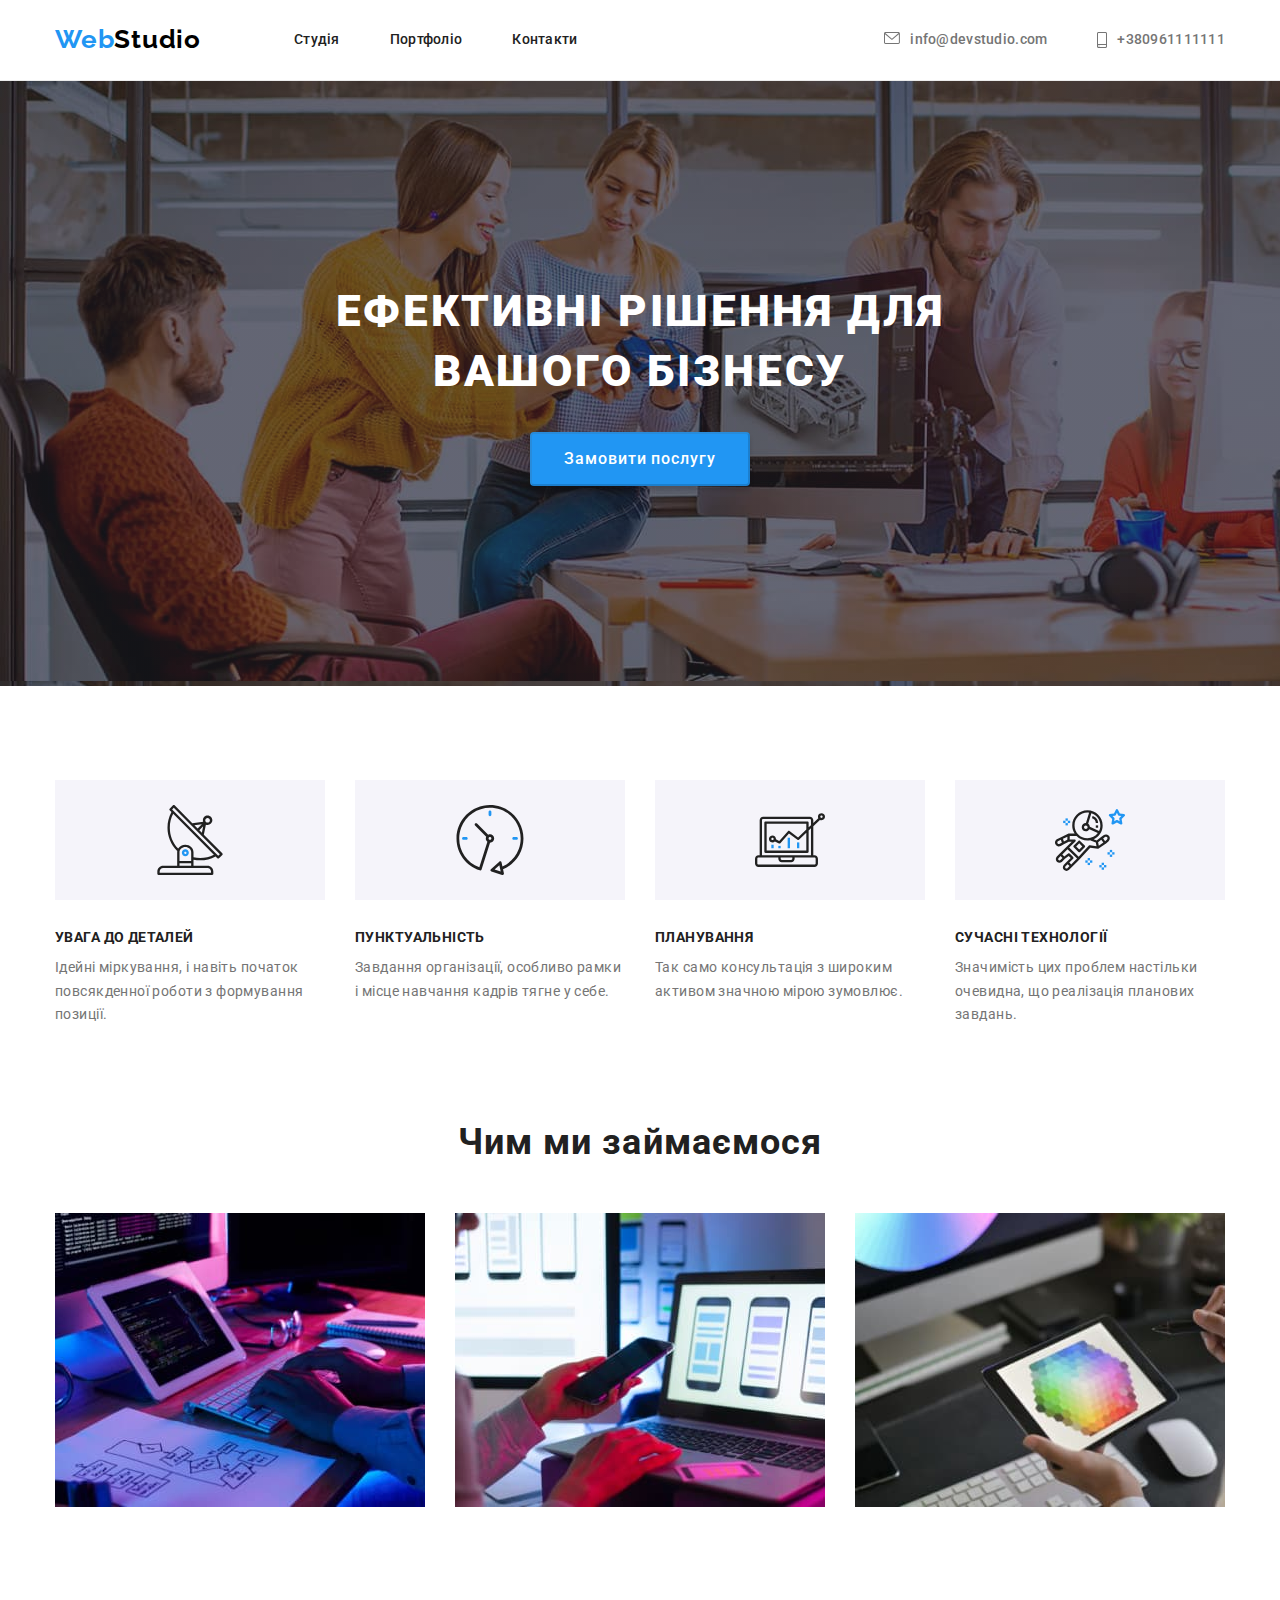
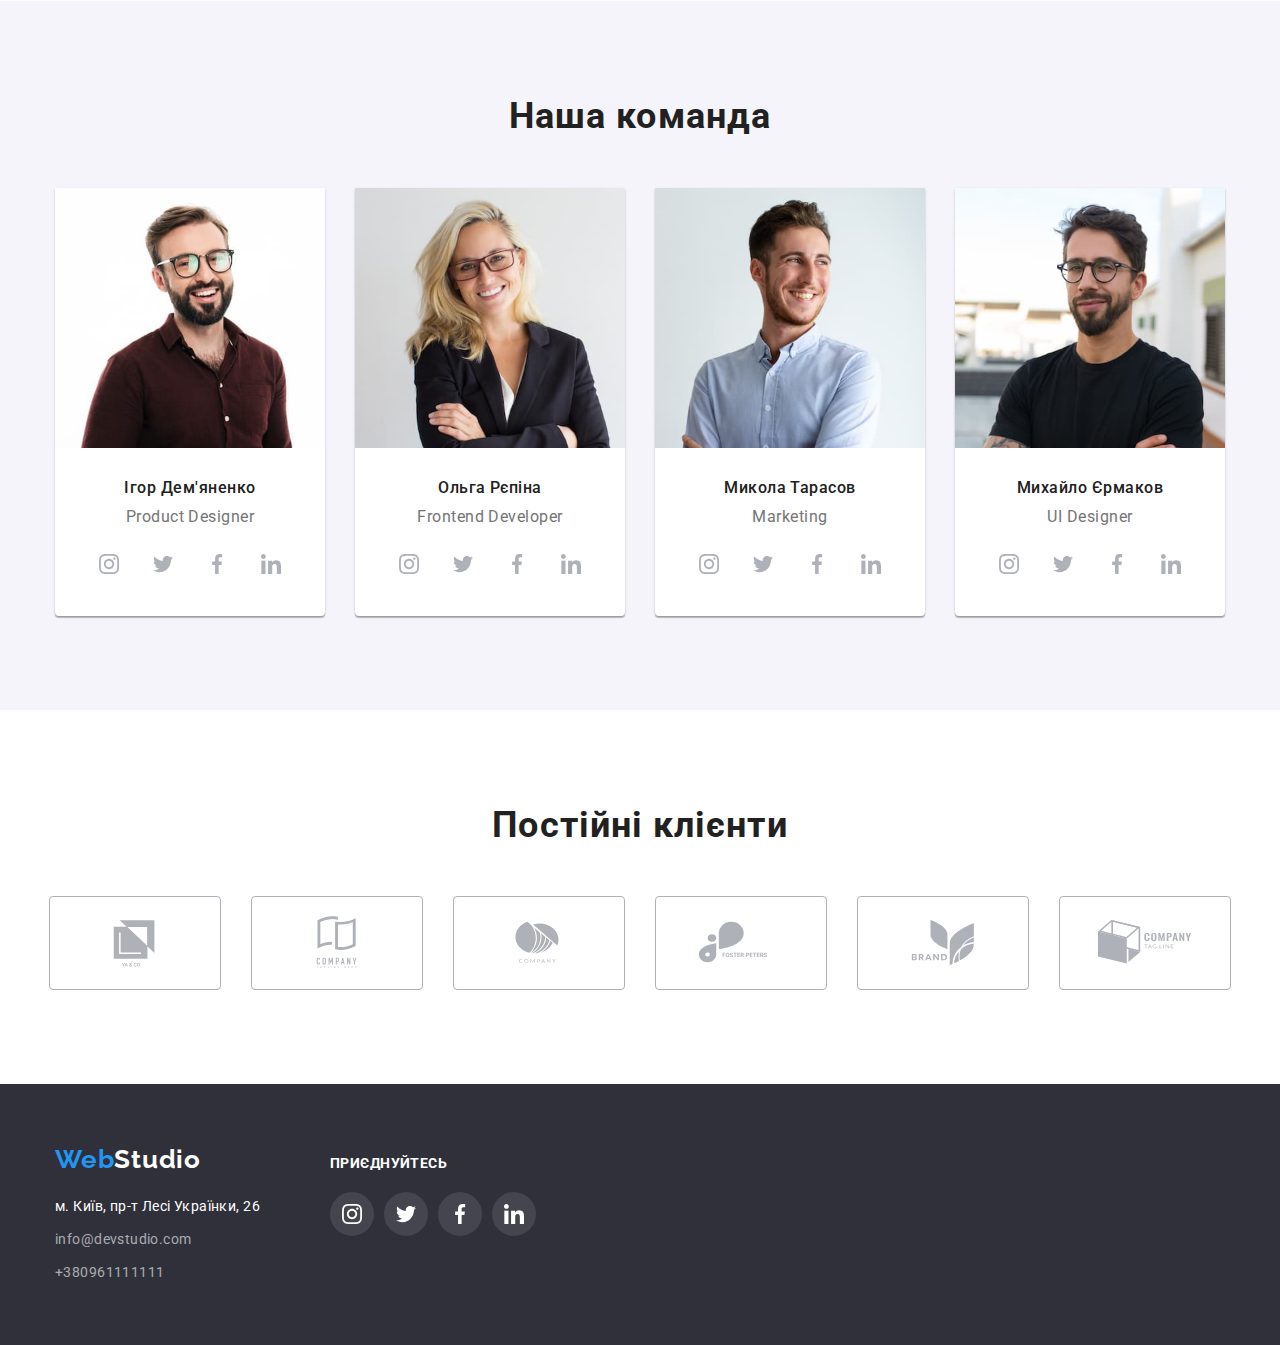
<file: index.html>
<!DOCTYPE html>
<html lang="uk">

<head>
    <meta charset="UTF-8">
    <meta http-equiv="X-UA-Compatible" content="IE=edge">
    <meta name="viewport" content="width=device-width, initial-scale=1.0">
    <title>WebStudio</title>

    <link rel="stylesheet"
        href="https://cdnjs.cloudflare.com/ajax/libs/modern-normalize/1.0.0/modern-normalize.min.css" />
    <link rel="stylesheet" href="./css/style.css" />

    <link rel="preconnect" href="https://fonts.googleapis.com">
    <link rel="preconnect" href="https://fonts.gstatic.com" crossorigin>
    <link
        href="https://fonts.googleapis.com/css2?family=Raleway:wght@700&family=Roboto:wght@400;500;700;900&display=swap"
        rel="stylesheet">

</head>

<body>

    <header class="page-header">
        <div class="container page-header-container">
            <nav class="page-nav">
                <a href="./index.html" class="logo logohead link">
                    Web<span class="header-logo-span">Studio</span>
                </a>
                <ul class="nav-list list">
                    <li class="nav-item"><a href="#" class="nav-link link">Студія</a></li>
                    <li class="nav-item"><a href="./portfolio.html" class="nav-link link">Портфоліо</a></li>
                    <li class="nav-item"><a href="#" class="nav-link link">Контакти</a></li>
                </ul>
            </nav>
            <ul class="contact-list list">
                <li class="contact-item">
                    <a href="mailto:info@devstudio.com" class="contact-list-link link">
                        <svg lang="en" aria-label="envelope icon" class="envelope-list-icon">
                            <use href="./images/sprite.svg#icon-envelope"></use>
                        </svg>
                        info@devstudio.com
                    </a>
                </li>
                <li class="contact-item">
                    <a href="tel:+380961111111" class="contact-list-link link">
                        <svg lang="en" aria-label="smartphone icon" class="smartphone-list-icon">
                            <use href="./images/sprite.svg#icon-smartphone"></use>
                        </svg>
                        +380961111111
                    </a>
                </li>
            </ul>
        </div>
    </header>

    <main>
        <section class="section section-order">
            <div class="container container-order">
                <h1 class="order-text">Ефективні рішення для вашого бізнесу</h1>
                <button type="button" class="order-button">Замовити послугу</button>
            </div>
        </section>
        <section class="section features-box">
            <div class="container">
                <h2 hidden>Особливості</h2>
                <ul class="list features-list">
                    <li class="features-list-width">
                        <div class="features-icon-box">
                            <svg lang="en" aria-label="antenna icon" class="features-icon">
                                <use href="./images/sprite.svg#icon-antenna"></use>
                            </svg>
                        </div>
                        <h3 class="features">Увага до деталей</h3>
                        <p class="features-text">Ідейні міркування, і навіть початок повсякденної роботи з формування
                            позиції.</p>
                    </li>
                    <li class="features-list-width">
                        <div class="features-icon-box">
                            <svg lang="en" aria-label="clock icon" class="features-icon">
                                <use href="./images/sprite.svg#icon-clock"></use>
                            </svg>
                        </div>
                        <h3 class="features">Пунктуальність</h3>
                        <p class="features-text">Завдання організації, особливо рамки і місце навчання кадрів тягне у
                            себе.
                        </p>
                    </li>
                    <li class="features-list-width">
                        <div class="features-icon-box">
                            <svg lang="en" aria-label="diagram icon" class="features-icon">
                                <use href="./images/sprite.svg#icon-diagram"></use>
                            </svg>
                        </div>
                        <h3 class="features">Планування</h3>
                        <p class="features-text">Так само консультація з широким активом значною мірою зумовлює.</p>
                    </li>
                    <li class="features-list-width">
                        <div class="features-icon-box">
                            <svg lang="en" aria-label="astronaut icon" class="features-icon">
                                <use href="./images/sprite.svg#icon-astronaut"></use>
                            </svg>
                        </div>
                        <h3 class="features">Сучасні технології</h3>
                        <p class="features-text">Значимість цих проблем настільки очевидна, що реалізація планових
                            завдань.
                        </p>
                    </li>
                </ul>
            </div>
        </section>

        <section class="section">
            <div class="container">
                <h2 class="whatwedo-text">Чим ми займаємося</h2>
                <ul class="list photo-wraper">
                    <li><img src="./images/main1.jpg" alt="Людина користуеться клавіатурою і планшетом"></li>
                    <li><img src="./images/main2.jpg" alt="Людина користуеться телефоном і ноутбуком"></li>
                    <li><img src="./images/main3.jpg" alt="Людина користуеться планшетом і схемою кольорів"></li>
                </ul>
            </div>
        </section>

        <section class="section team-section">
            <div class="container">
                <h2 class="team-text">Наша команда</h2>
                <ul class="list flex-list team-list">
                    <li class="team-li"><img width="270" src="./images/worker1.jpg" alt="Ігор Дем'яненко">
                        <h3 class="teamname">Ігор Дем'яненко</h3>
                        <p class="teamtext">Product Designer</p>
                        <ul class="social-list">
                            <li class="social-list-item">
                                <a href="" class="social-list-link">
                                    <svg lang="en" aria-label="instagram icon" class="social-list-icon">
                                        <use href="./images/sprite.svg#icon-instagram"></use>
                                    </svg>
                                </a>
                            </li>
                            <li class="social-list-item">
                                <a href="" class="social-list-link">
                                    <svg lang="en" aria-label="twitter icon" class="social-list-icon">
                                        <use href="./images/sprite.svg#icon-twitter"></use>
                                    </svg>
                                </a>
                            </li>
                            <li class="social-list-item">
                                <a href="" class="social-list-link">
                                    <svg lang="en" aria-label="facebook icon" class="social-list-icon">
                                        <use href="./images/sprite.svg#icon-facebook"></use>
                                    </svg>
                                </a>
                            </li>
                            <li class="social-list-item">
                                <a href="" class="social-list-link">
                                    <svg lang="en" aria-label="linkedin icon" class="social-list-icon">
                                        <use href="./images/sprite.svg#icon-linkedin"></use>
                                    </svg>
                                </a>
                            </li>
                        </ul>
                    </li>
                    <li class="team-li"><img width="270" src="./images/worker2.jpg" alt="Ольга Рєпіна">
                        <h3 class="teamname">Ольга Рєпіна</h3>
                        <p class="teamtext">Frontend Developer</p>
                        <ul class="social-list">
                            <li class="social-list-item">
                                <a href="" class="social-list-link">
                                    <svg lang="en" aria-label="instagram icon" class="social-list-icon">
                                        <use href="./images/sprite.svg#icon-instagram"></use>
                                    </svg>
                                </a>
                            </li>
                            <li class="social-list-item">
                                <a href="" class="social-list-link">
                                    <svg lang="en" aria-label="twitter icon" class="social-list-icon">
                                        <use href="./images/sprite.svg#icon-twitter"></use>
                                    </svg>
                                </a>
                            </li>
                            <li class="social-list-item">
                                <a href="" class="social-list-link">
                                    <svg lang="en" aria-label="facebook icon" class="social-list-icon">
                                        <use href="./images/sprite.svg#icon-facebook"></use>
                                    </svg>
                                </a>
                            </li>
                            <li class="social-list-item">
                                <a href="" class="social-list-link">
                                    <svg lang="en" aria-label="linkedin icon" class="social-list-icon">
                                        <use href="./images/sprite.svg#icon-linkedin"></use>
                                    </svg>
                                </a>
                            </li>
                        </ul>
                    </li>
                    <li class="team-li"><img width="270" src="./images/worker3.jpg" alt="Микола Тарасов">
                        <h3 class="teamname">Микола Тарасов</h3>
                        <p class="teamtext">Marketing</p>
                        <ul class="social-list">
                            <li class="social-list-item">
                                <a href="" class="social-list-link">
                                    <svg lang="en" aria-label="instagram icon" class="social-list-icon">
                                        <use href="./images/sprite.svg#icon-instagram"></use>
                                    </svg>
                                </a>
                            </li>
                            <li class="social-list-item">
                                <a href="" class="social-list-link">
                                    <svg lang="en" aria-label="twitter icon" class="social-list-icon">
                                        <use href="./images/sprite.svg#icon-twitter"></use>
                                    </svg>
                                </a>
                            </li>
                            <li class="social-list-item">
                                <a href="" class="social-list-link">
                                    <svg lang="en" aria-label="facebook icon" class="social-list-icon">
                                        <use href="./images/sprite.svg#icon-facebook"></use>
                                    </svg>
                                </a>
                            </li>
                            <li class="social-list-item">
                                <a href="" class="social-list-link">
                                    <svg lang="en" aria-label="linkedin icon" class="social-list-icon">
                                        <use href="./images/sprite.svg#icon-linkedin"></use>
                                    </svg>
                                </a>
                            </li>
                        </ul>
                    </li>
                    <li class="team-li"><img width="270" src="./images/worker4.jpg" alt="Михайло Єрмаков">
                        <h3 class="teamname">Михайло Єрмаков</h3>
                        <p class="teamtext">UI Designer</p>
                        <ul class="social-list">
                            <li class="social-list-item">
                                <a href="" class="social-list-link">
                                    <svg lang="en" aria-label="instagram icon" class="social-list-icon">
                                        <use href="./images/sprite.svg#icon-instagram"></use>
                                    </svg>
                                </a>
                            </li>
                            <li class="social-list-item">
                                <a href="" class="social-list-link">
                                    <svg lang="en" aria-label="twitter icon" class="social-list-icon">
                                        <use href="./images/sprite.svg#icon-twitter"></use>
                                    </svg>
                                </a>
                            </li>
                            <li class="social-list-item">
                                <a href="" class="social-list-link">
                                    <svg lang="en" aria-label="facebook icon" class="social-list-icon">
                                        <use href="./images/sprite.svg#icon-facebook"></use>
                                    </svg>
                                </a>
                            </li>
                            <li class="social-list-item">
                                <a href="" class="social-list-link">
                                    <svg lang="en" aria-label="linkedin icon" class="social-list-icon">
                                        <use href="./images/sprite.svg#icon-linkedin"></use>
                                    </svg>
                                </a>
                            </li>
                        </ul>
                    </li>
                </ul>
            </div>
        </section>

        <section class="section">
            <div class="container">
                <h2 class="clients-text">Постійні клієнти</h2>
                <ul class="list clients-list">
                    <li class="clients-list-item">
                        <a href="" class="clients-list-link">
                            <svg class="clients-list-icon">
                                <use href="./images/sprite.svg#icon-Logo-1"></use>
                            </svg>
                        </a>
                    </li>
                    <li class="clients-list-item">
                        <a href="" class="clients-list-link">
                            <svg class="clients-list-icon">
                                <use href="./images/sprite.svg#icon-Logo-2"></use>
                            </svg>
                        </a>
                    </li>
                    <li class="clients-list-item">
                        <a href="" class="clients-list-link">
                            <svg class="clients-list-icon">
                                <use href="./images/sprite.svg#icon-Logo-3"></use>
                            </svg>
                        </a>
                    </li>
                    <li class="clients-list-item">
                        <a href="" class="clients-list-link">
                            <svg class="clients-list-icon">
                                <use href="./images/sprite.svg#icon-Logo-4"></use>
                            </svg>
                        </a>
                    </li>
                    <li class="clients-list-item">
                        <a href="" class="clients-list-link">
                            <svg class="clients-list-icon">
                                <use href="./images/sprite.svg#icon-Logo-5"></use>
                            </svg>
                        </a>
                    </li>
                    <li class="clients-list-item">
                        <a href="" class="clients-list-link">
                            <svg class="clients-list-icon">
                                <use href="./images/sprite.svg#icon-Logo-6"></use>
                            </svg>
                        </a>
                    </li>
                </ul>
            </div>
        </section>

    </main>

    <footer>
        <div class="container footer-flex">
            <div>
                <a href="./index.html" class="logo footerlogo link">
                    Web<span class="footer-logo-span">Studio</span>
                </a>
                <address>
                    <ul class="list footer-list">
                        <li><a href="https://goo.gl/maps/CPtrU1FHBa2aNyZL9" target="_blank" rel="noopener noreferrer nofollow"
                                class="address-street link">м. Київ, пр-т Лесі Українки,
                                26</a></li>
                        <li><a href="mailto:info@devstudio.com" class="address-mail-tel link">info@devstudio.com</a></li>
                        <li><a href="tel:+380961111111" class="address-mail-tel link">+380961111111</a></li>
                    </ul>
                </address>
            </div>
            <div>
                <h3 class="join-us-text">приєднуйтесь</h3>
                <ul class="list join-us-list">
                    <li class="join-us-list-item">
                        <a href="" class="join-us-list-link">
                            <svg lang="en" aria-label="instagram icon" class="join-us-list-icon">
                                <use href="./images/sprite.svg#icon-instagram"></use>
                            </svg>
                        </a>
                    </li>
                    <li class="join-us-list-item">
                        <a href="" class="join-us-list-link">
                            <svg lang="en" aria-label="twitter icon" class="join-us-list-icon">
                                <use href="./images/sprite.svg#icon-twitter"></use>
                            </svg>
                        </a>
                    </li>
                    <li class="join-us-list-item">
                        <a href="" class="join-us-list-link">
                            <svg lang="en" aria-label="facebook icon" class="join-us-list-icon">
                                <use href="./images/sprite.svg#icon-facebook"></use>
                            </svg>
                        </a>
                    </li>
                    <li class="join-us-list-item">
                        <a href="" class="join-us-list-link">
                            <svg lang="en" aria-label="linkedin icon" class="join-us-list-icon">
                                <use href="./images/sprite.svg#icon-linkedin"></use>
                            </svg>
                        </a>
                    </li>
                </ul>
            </div>
        </div>
    </footer>

</body>

</html>
</file>
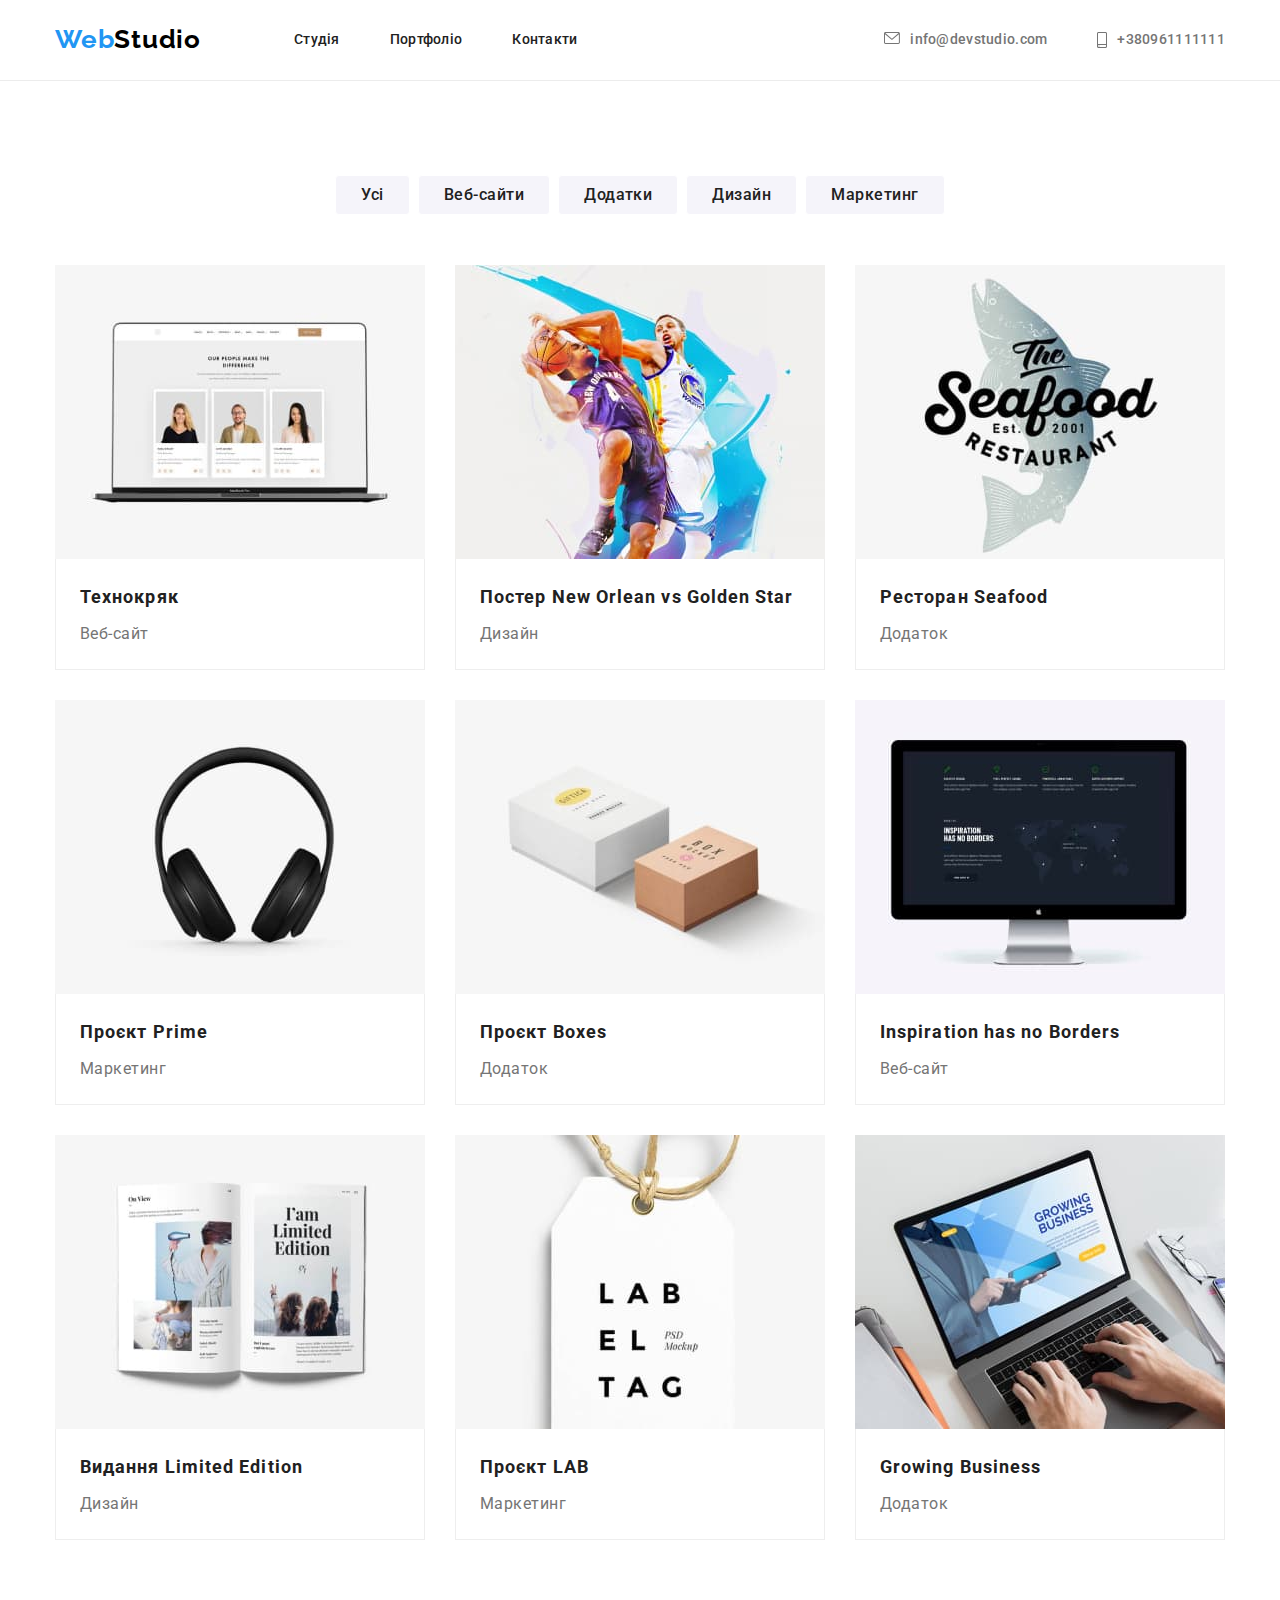
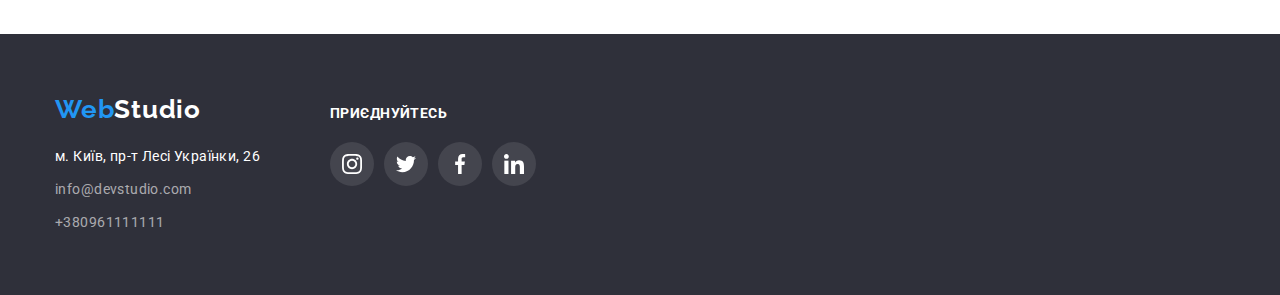
<file: portfolio.html>
<!DOCTYPE html>
<html lang="en">

<head>
    <meta charset="UTF-8">
    <meta http-equiv="X-UA-Compatible" content="IE=edge">
    <meta name="viewport" content="width=, initial-scale=1.0">
    <title>Portfolio</title>

    <link rel="stylesheet"
        href="https://cdnjs.cloudflare.com/ajax/libs/modern-normalize/1.0.0/modern-normalize.min.css" />
    <link rel="stylesheet" href="./css/style.css" />

    <link rel="preconnect" href="https://fonts.googleapis.com">
    <link rel="preconnect" href="https://fonts.gstatic.com" crossorigin>
    <link
        href="https://fonts.googleapis.com/css2?family=Raleway:wght@700&family=Roboto:wght@400;500;700;900&display=swap"
        rel="stylesheet">

</head>

<body>

    <header class="page-header">
        <div class="container page-header-container">
            <nav class="page-nav">
                <a href="./index.html" class="logo logohead link">
                    Web<span class="header-logo-span">Studio</span>
                </a>
                <ul class="nav-list list">
                    <li class="nav-item"><a href="#" class="nav-link link">Студія</a></li>
                    <li class="nav-item"><a href="./portfolio.html" class="nav-link link">Портфоліо</a></li>
                    <li class="nav-item"><a href="#" class="nav-link link">Контакти</a></li>
                </ul>
            </nav>
            <ul class="contact-list list">
                <li class="contact-item">
                    <a href="mailto:info@devstudio.com" class="contact-list-link link">
                        <svg lang="en" aria-label="envelope icon" class="envelope-list-icon">
                            <use href="./images/sprite.svg#icon-envelope"></use>
                        </svg>
                        info@devstudio.com
                    </a>
                </li>
                <li class="contact-item">
                    <a href="tel:+380961111111" class="contact-list-link link">
                        <svg lang="en" aria-label="smartphone icon" class="smartphone-list-icon">
                            <use href="./images/sprite.svg#icon-smartphone"></use>
                        </svg>
                        +380961111111
                    </a>
                </li>
            </ul>
        </div>
    </header>

    <main>
        <section class="section">
            <div class="container">
                <h1 hidden>Приклади робіт у портфоліо</h1>
                <ul class="list filters-list">
                    <li><button type="button" class="filters-button">Усі</button></li>
                    <li><button type="button" class="filters-button">Веб-сайти</button></li>
                    <li><button type="button" class="filters-button">Додатки</button></li>
                    <li><button type="button" class="filters-button">Дизайн</button></li>
                    <li><button type="button" class="filters-button">Маркетинг</button></li>
                </ul>

                <h2 hidden>Роботи у портфоліо</h2>
                <ul class="list flex-list portfolio-list">
                    <li class="portfolio-list-li">
                        <a href="" class="portfolio-list-link link">
                            <img width="370" src="./images/technocrack.jpg" alt="Ігор Дем'яненко">
                            <div class="portfolio-text">
                                <h3 class="portfolio-works">Технокряк</h3>
                                <p class="portfolio-works-type">Веб-сайт</p>
                            </div>
                        </a>
                    </li>
                    <li>
                        <a href="" class="portfolio-list-link link">
                            <img width="370" src="./images/poster.jpg" alt="Ольга Рєпіна">
                        <div class="portfolio-text">
                            <h3 class="portfolio-works">Постер New Orlean vs Golden Star</h3>
                            <p class="portfolio-works-type">Дизайн</p>
                        </div>
                        </a>
                    </li>
                    <li>
                        <a href="" class="portfolio-list-link link">
                            <img width="370" src="./images/restaurantseafood.jpg" alt="Микола Тарасов">
                        <div class="portfolio-text">
                            <h3 class="portfolio-works">Ресторан Seafood</h3>
                            <p class="portfolio-works-type">Додаток</p>
                        </div>
                        </a>
                    </li>
                    <li>    
                        <a href="" class="portfolio-list-link link">
                            <img width="370" src="./images/projectprime.jpg" alt="Михайло Єрмаков">
                        <div class="portfolio-text">
                            <h3 class="portfolio-works">Проєкт Prime</h3>
                            <p class="portfolio-works-type">Маркетинг</p>
                        </div>
                        </a>
                    </li>
                    <li>
                        <a href="" class="portfolio-list-link link">
                            <img width="370" src="./images/projectboxes.jpg" alt="Микола Тарасов">
                        <div class="portfolio-text">
                            <h3 class="portfolio-works">Проєкт Boxes</h3>
                            <p class="portfolio-works-type">Додаток</p>
                        </div>
                        </a>
                    </li>
                    <li>
                        <a href="" class="portfolio-list-link link">
                            <img width="370" src="./images/noborders.jpg" alt="Микола Тарасов">
                        <div class="portfolio-text">
                            <h3 class="portfolio-works">Inspiration has no Borders</h3>
                            <p class="portfolio-works-type">Веб-сайт</p>
                        </div>
                        </a>
                    </li>
                    <li>
                        <a href="" class="portfolio-list-link link">
                            <img width="370" src="./images/limitededition.jpg" alt="Микола Тарасов">
                        <div class="portfolio-text">
                            <h3 class="portfolio-works">Видання Limited Edition</h3>
                            <p class="portfolio-works-type">Дизайн</p>
                        </div>
                        </a>
                    </li>
                    <li>
                        <a href="" class="portfolio-list-link link">
                            <img width="370" src="./images/projectlab.jpg" alt="Микола Тарасов">
                        <div class="portfolio-text">
                            <h3 class="portfolio-works">Проєкт LAB</h3>
                            <p class="portfolio-works-type">Маркетинг</p>
                        </div>
                        </a>
                    </li>
                    <li>
                        <a href="" class="portfolio-list-link link">
                            <img width="370" src="./images/growingbusiness.jpg" alt="Микола Тарасов">
                        <div class="portfolio-text">
                            <h3 class="portfolio-works">Growing Business</h3>
                            <p class="portfolio-works-type">Додаток</p>
                        </div>
                        </a>
                    </li>
                </ul>
            </div>
        </section>
    </main>

    <footer>
        <div class="container footer-flex">
            <div>
                <a href="./index.html" class="logo footerlogo link">
                    Web<span class="footer-logo-span">Studio</span>
                </a>
                <address>
                    <ul class="list footer-list">
                        <li><a href="https://goo.gl/maps/CPtrU1FHBa2aNyZL9" target="_blank"
                                rel="noopener noreferrer nofollow" class="address-street link">м. Київ, пр-т Лесі Українки,
                                26</a></li>
                        <li><a href="mailto:info@devstudio.com" class="address-mail-tel link">info@devstudio.com</a></li>
                        <li><a href="tel:+380961111111" class="address-mail-tel link">+380961111111</a></li>
                    </ul>
                </address>
            </div>
            <div>
                <h3 class="join-us-text">приєднуйтесь</h3>
                <ul class="list join-us-list">
                    <li class="join-us-list-item">
                        <a href="" class="join-us-list-link">
                            <svg lang="en" aria-label="instagram icon" class="join-us-list-icon">
                                <use href="./images/sprite.svg#icon-instagram"></use>
                            </svg>
                        </a>
                    </li>
                    <li class="join-us-list-item">
                        <a href="" class="join-us-list-link">
                            <svg lang="en" aria-label="twitter icon" class="join-us-list-icon">
                                <use href="./images/sprite.svg#icon-twitter"></use>
                            </svg>
                        </a>
                    </li>
                    <li class="join-us-list-item">
                        <a href="" class="join-us-list-link">
                            <svg lang="en" aria-label="facebook icon" class="join-us-list-icon">
                                <use href="./images/sprite.svg#icon-facebook"></use>
                            </svg>
                        </a>
                    </li>
                    <li class="join-us-list-item">
                        <a href="" class="join-us-list-link">
                            <svg lang="en" aria-label="linkedin icon" class="join-us-list-icon">
                                <use href="./images/sprite.svg#icon-linkedin"></use>
                            </svg>
                        </a>
                    </li>
                </ul>
            </div>
        </div>
    </footer>

</body>

</html>
</file>
<file: css/style.css>
:root {
    --accent-color: #2196F3;
    --background-color: #757575;

    --primary-font: 'Roboto', sans-serif;
    --secondary-font: 'Raleway', sans-serif;
}

h1,
h2,
h3,
h4,
h5,
h6,
p {
    margin: 0;
    padding: 0;
}

ul,
ol {
    margin: 0;
    padding: 0;
}

.link {
    text-decoration: none;
}

.list * {
    list-style: none;
}

img {
    display: block;
    max-width: 100%;
    height: auto;
}

.logo,
button,
.link {
    cursor: pointer;
}

.container {
    width: 1200px;
    margin-left: auto;
    margin-right: auto;
    padding-left: 15px;
    padding-right: 15px;
}

/* ###====== components ======### */

/* ========= header ========= */

.page-header-container,
.page-nav {
    display: flex;
}

.page-header {
    border-bottom: 1px solid #ECECEC;
}

.logo {
    font-family: var(--secondary-font);
    font-weight: 700;
    font-size: 26px;
    line-height: 1.19;
    /* identical to box height */
    letter-spacing: 0.03em;

    color: var(--accent-color);
}

.logohead {
    display: inline-block;
    padding-bottom: 24px;
    padding-top: 24px;
    margin-right: 93px;
}

.header-logo-span {
    color: #000000;
}

/* ========= nav ========= */

.nav-list,
.contact-list {
    display: flex;
    column-gap: 50px;
}

.contact-list {
    margin-left: auto;
}

.nav-link,
.contact-list-link {
    font-family: var(--primary-font);
    font-size: 14px;
    font-weight: 500;
    line-height: 1.14;
    letter-spacing: 0.02em;

    display: inline-block;
    padding-bottom: 32px;
    padding-top: 32px;

}

.nav-link {
    color: #212121;
}

.contact-list-link {
    color: var(--background-color);
}

.nav-link:hover,
.contact-list-link:hover,
.nav-link:focus,
.contact-list-link:focus {
    color: var(--accent-color);
}

.contact-list-link {
    display: flex;
    column-gap: 10px;
}

.envelope-list-icon {
    width: 16px;
    height: 12px;
    fill: #757575;
}

.smartphone-list-icon {
    width: 10px;
    height: 16px;
    fill: #757575;
}

.contact-list-link:hover .envelope-list-icon,
.contact-list-link:focus .envelope-list-icon,
.contact-list-link:hover .smartphone-list-icon,
.contact-list-link:focus .smartphone-list-icon {
    fill: var(--accent-color);
}

/* ========= body index ========= */

/* ========= шапка к кнопкою замовити ========= */

.section {
    padding-top: 94px;
    padding-bottom: 94px;
}

.section-order {
    padding-top: 200px;
    padding-bottom: 200px;
    text-align: center;

    background-color: #2F303A;
    color: #FFFFFF;

    background-image: linear-gradient(rgba(47, 48, 58, 0.4), rgba(47, 48, 58, 0.4)), url('../images/background.jpg');
}

.section-order > img {
    object-fit: cover;
}

.order-text {
    width: 696px;
    margin-bottom: 30px;
    margin-left: auto;
    margin-right: auto;

    font-family: var(--primary-font);
    font-weight: 900;
    font-size: 44px;
    line-height: 1.37;

    letter-spacing: 0.06em;
    text-transform: uppercase;
}

.order-button {
    padding: 10px 32px 10px 32px;

    background-color: var(--accent-color);
    color: #FFFFFF;

    font-family: var(--primary-font);
    font-style: normal;
    font-weight: 500;
    font-size: 16px;
    line-height: 1.88;
    text-align: center;
    letter-spacing: 0.06em;

    box-shadow: 0px 4px 4px rgba(0, 0, 0, 0.15);
    border-radius: 4px;
    border-color: rgba(0, 0, 0, 0.15);
}

.order-button:hover {
    background-color: #188CE8;
}

/* ========= блок особливостi ========= */

.features-box {
    padding-bottom: 0;
}

.features-list {
    display: flex;
    column-gap: 30px;
}

.features-list-width {
    width: 270px;
}

.features {
    margin-top: 0;
    margin-bottom: 10px;

    font-family: var(--primary-font);
    font-weight: 700;
    font-size: 14px;
    line-height: 1.14;
    letter-spacing: 0.03em;
    text-transform: uppercase;

    color: #212121;
}

.features-text {
    font-family: var(--primary-font);
    font-weight: 400;
    font-size: 14px;
    line-height: 1.71;
    /* or 171% */
    letter-spacing: 0.03em;

    color: var(--background-color);
}

/* ========= svg icons in features ========= */

.features-icon {
    width: 70px;
    height: 70px;
}

.features-icon-box {
    display: flex;
    align-items: center;
    justify-content: center;

    padding: 25px 0 25px 0;
    margin-bottom: 30px;

    background-color: #F5F4FA;
}

/* ========= чим займаємося ========= */

.photo-wraper-box {
    padding-bottom: 94px;
}

.photo-wraper {
    display: flex;
    justify-content: center;
    column-gap: 30px;
}

/* ========= команда ========= */

.team-section {
    background-color: #F5F4FA;
}

.flex-list {
    display: flex;
    column-gap: 30px;
}

.team-li {
    padding-bottom: 30px;
    background-color: #FFFFFF;

    box-shadow: 0px 1px 3px rgba(0, 0, 0, 0.12), 0px 1px 1px rgba(0, 0, 0, 0.14), 0px 2px 1px rgba(0, 0, 0, 0.2);
    border-radius: 0px 0px 4px 4px;
}

.team-text,
.whatwedo-text,
.clients-text {
    margin-bottom: 50px;

    font-family: var(--primary-font);
    font-weight: 700;
    font-size: 36px;
    line-height: 1.17;
    text-align: center;
    letter-spacing: 0.03em;

    color: #212121;
}

.teamname {
    padding-top: 30px;
    margin-bottom: 10px;
    margin-top: 0;

    font-family: var(--primary-font);
    font-weight: 500;
    font-size: 16px;
    line-height: 1.19;
    /* identical to box height */
    text-align: center;
    letter-spacing: 0.03em;

    color: #212121;
}

.teamtext {
    margin-bottom: 16px;

    font-family: var(--primary-font);
    font-weight: 400;
    font-size: 16px;
    line-height: 1.19;
    /* identical to box height */
    text-align: center;
    letter-spacing: 0.03em;

    color: var(--background-color);
}

/* ========= svg icons in team ========= */

.social-list {
    display: flex;
    justify-content: center;
    column-gap: 10px;
}

.social-list-link {
    display: flex;
    align-items: center;
    justify-content: center;

    width: 44px;
    height: 44px;
    border-radius: 50%;
    background-color: #FFFFFF;
}

.social-list-icon {
    width: 20px;
    height: 20px;
    fill: #AFB1B8;
}

.social-list-link:hover,
.social-list-link:focus {
    background-color: var(--accent-color);
}

.social-list-link:hover .social-list-icon,
.social-list-link:focus .social-list-icon {
    fill: #FFFFFF;
}

/* ========= clients ========= */

/* ========= svg icons in clients ========= */

.clients-list {
    display: flex;
    justify-content: center;
    column-gap: 30px;
}

.clients-list-link {
    display: flex;
    align-items: center;
    justify-content: center;

    width: 170px;
    height: 92px;
}

.clients-list-icon {
    width: 106px;
    height: 60px;
    fill: #AFB1B8;
}

.clients-list-link:hover .clients-list-icon,
.clients-list-link:focus .clients-list-icon {
    fill: var(--accent-color);
    border: 0;
}

.clients-list > li {
    border: 1px solid #AFB1B8;
    border-radius: 4px;
}

.clients-list >li :hover,
.clients-list >li :focus {
    border: 1px solid var(--accent-color);
}

/* ========= footer ========= */

footer {
    padding-bottom: 60px;
    padding-top: 60px;
}

footer,
address {
    background-color: #2F303A;
    font-style: normal;
}

.address-mail-tel,
.address-street {
    display: inline-block;
}

.footer-list li:nth-child(-n+2) {
    margin-bottom: 9px;
}

/* ========= footer logo ========= */

.footerlogo {
    display: inline-block;
    margin-bottom: 20px;
}

.footer-logo-span {
    color: #FFFFFF;
}

/* ========= footer links ========= */

.address-street {
    font-family: var(--primary-font);
    font-weight: 400;
    font-size: 14px;
    line-height: 1.71;
    letter-spacing: 0.03em;

    color: #FFFFFF;
}

.address-mail-tel {
    font-family: var(--primary-font);
    font-weight: 400;
    font-size: 14px;
    line-height: 1.71;
    letter-spacing: 0.03em;

    color: rgba(255, 255, 255, 0.6);
}

.address-mail-tel:hover,
.address-street:hover,
.address-mail-tel:focus,
.address-street:focus {
    color: var(--accent-color);
}

/* ====== join us ======*/

.footer-flex {
    display: flex;
    column-gap: 70px;
    align-items: baseline;
}

.join-us-text {
    margin-bottom: 20px;

    font-family: var(--primary-font);
    font-style: normal;
    font-weight: 700;
    font-size: 14px;
    line-height: 1.14;
    letter-spacing: 0.03em;
    text-transform: uppercase;

    color: #FFFFFF;
}

.join-us-list {
    display: flex;
    justify-content: center;
    column-gap: 10px;
}

.join-us-list-link {
    display: flex;
    align-items: center;
    justify-content: center;

    width: 44px;
    height: 44px;
    border-radius: 50%;
    background-color: rgba(255, 255, 255, 0.1);;
}

.join-us-list-icon {
    width: 20px;
    height: 20px;
    fill: #FFFFFF;
}

.join-us-list-link:hover,
.join-us-list-link:focus {
    background-color: var(--accent-color);
}

/* ##======= portfolio.html =======## */

/* ======= filters button ======= */

.filters-list {
    display: flex;
    column-gap: 8px;
    justify-content: center;
    margin-bottom: 50px;
}

.filters-button {
    padding: 6px 25px 6px 25px;

    font-family: var(--primary-font);
    font-weight: 500;
    font-size: 16px;
    line-height: 1.62;

    text-align: center;
    letter-spacing: 0.03em;

    color: #212121;
    background-color: #F5F4FA;

    border-radius: 4px;
    border: 1px solid #FFFFFF;
}

.filters-button:hover,
.filters-button:focus {
    color: #FFFFFF;
    background-color: var(--accent-color);
    
    border: 1px solid var(--accent-color);
    box-shadow: 0px 3px 1px rgba(0, 0, 0, 0.1),
     0px 1px 2px rgba(0, 0, 0, 0.08), 
     0px 2px 2px rgba(0, 0, 0, 0.12);
}

/* ======= portfolio work ======= */

.portfolio-list {
    flex-wrap: wrap;
    gap: 30px;
}

.portfolio-list-link {
    display: block;
}

.portfolio-list-link:hover,
.portfolio-list-link:focus {
    box-shadow: 0px 3px 1px rgba(0, 0, 0, 0.1), 
    0px 1px 2px rgba(0, 0, 0, 0.08), 
    0px 2px 2px rgba(0, 0, 0, 0.12);
}

.portfolio-text {
    padding: 20px 24px 20px 24px;

    border: 1px solid #EEEEEE;
    border-top: 0;
}

.portfolio-works {
    margin-bottom: 4px;

    font-family: var(--primary-font);
    font-weight: 700;
    font-size: 18px;
    line-height: 2;
    letter-spacing: 0.06em;

    color: #212121;
}

.portfolio-works-type {

    font-family: var(--primary-font);
    font-weight: 400;
    font-size: 16px;
    line-height: 1.88;
    letter-spacing: 0.03em;

    color: var(--background-color);
}
</file>
